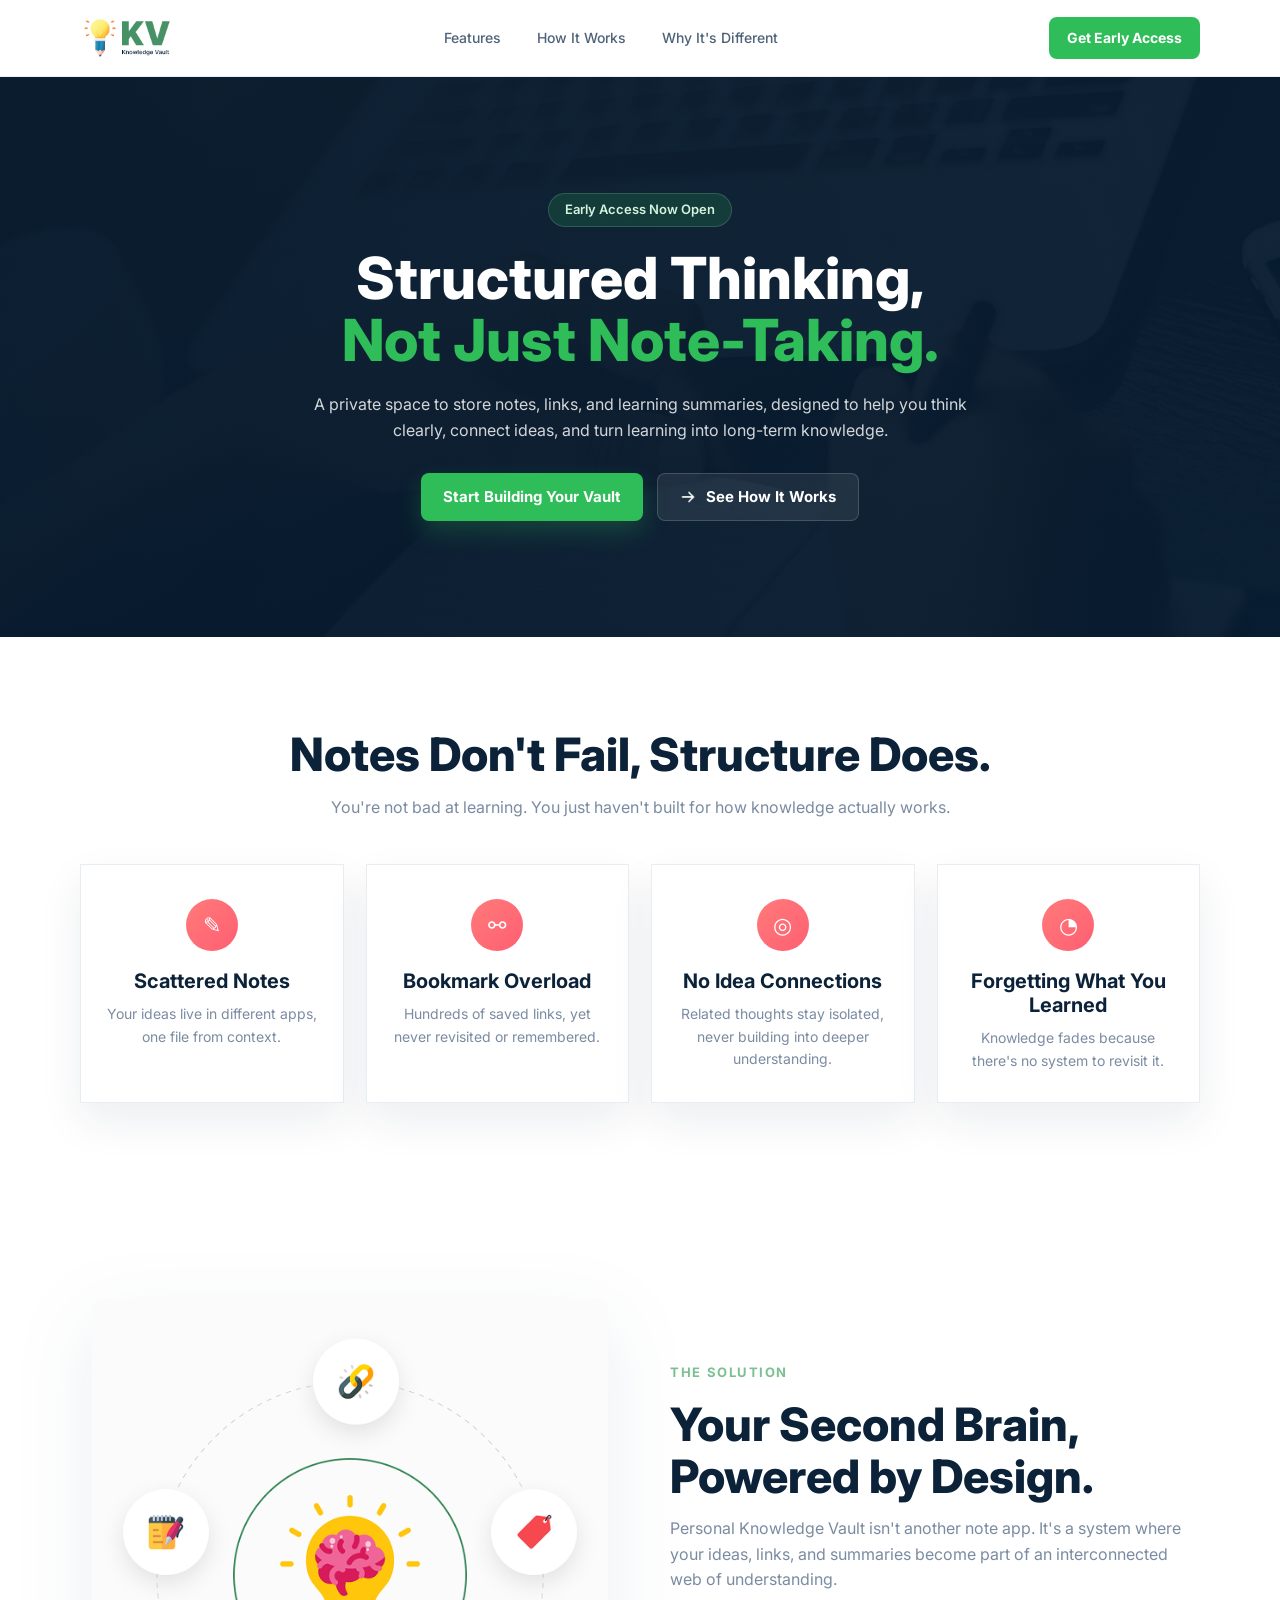
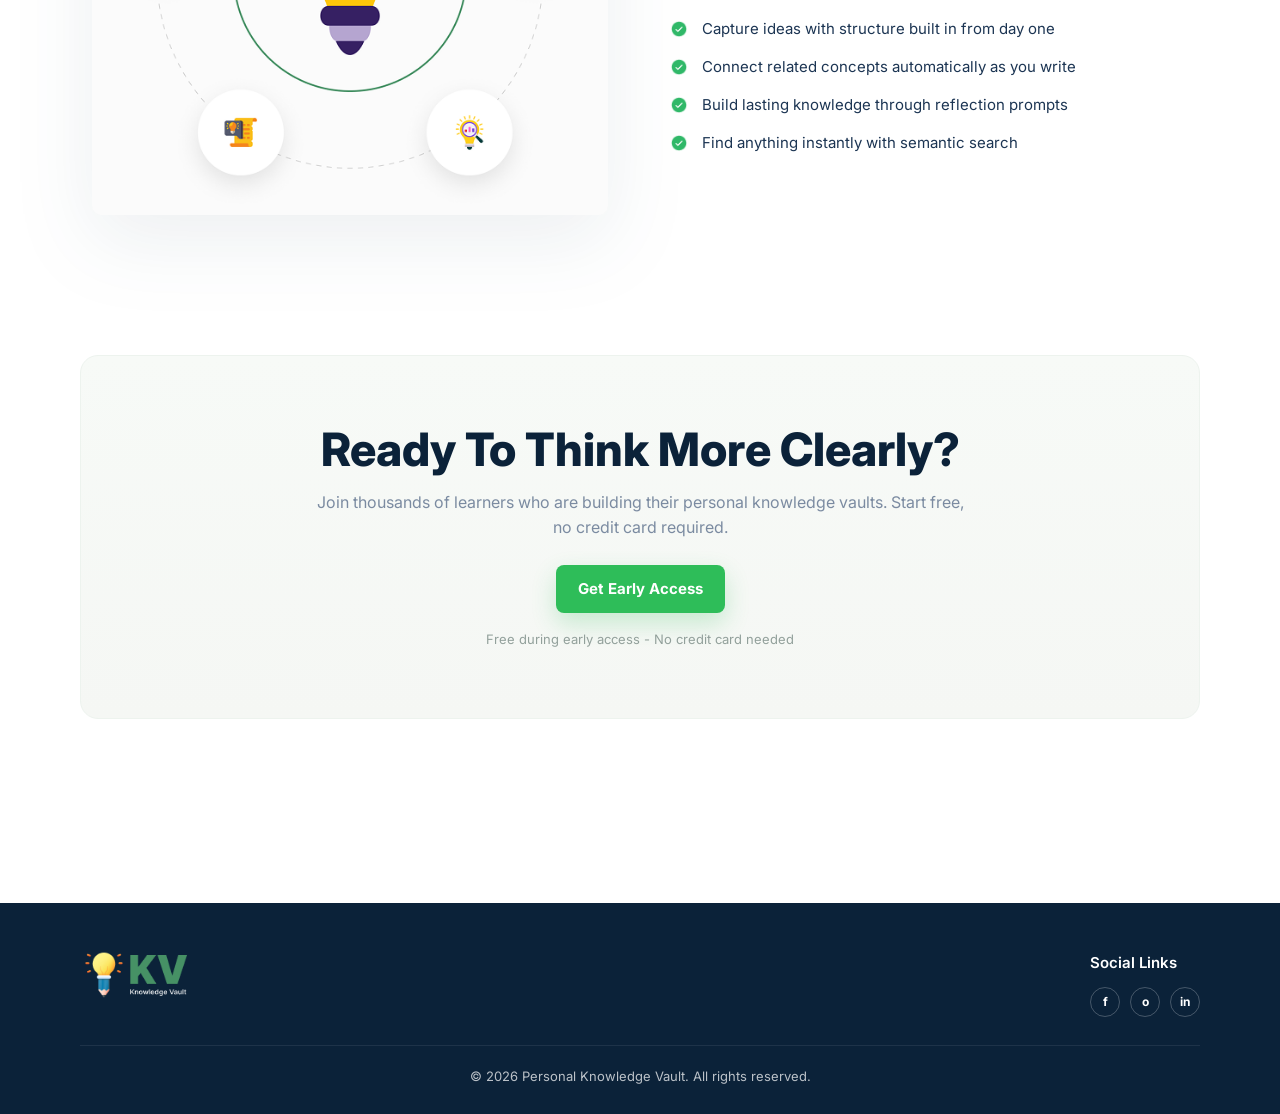
<file: index.html>
<!DOCTYPE html>
<html lang="en">
<head>
  <meta charset="UTF-8">
  <meta name="viewport" content="width=device-width, initial-scale=1.0">
  <title>Knowledge Vault</title>
  <link rel="preconnect" href="https://fonts.googleapis.com">
  <link rel="preconnect" href="https://fonts.gstatic.com" crossorigin>
  <link href="https://fonts.googleapis.com/css2?family=Inter:wght@400;500;600;700;800&display=swap" rel="stylesheet">
  <link rel="stylesheet" href="style.css">
</head>
<body class="inter">
  <header class="site-header">
    <div class="container nav-bar">
      <a class="brand" href="#">
        <img src="assets/logo-navbar.png" alt="Knowledge Vault logo">
      </a>

      <nav class="main-nav">
        <ul>
          <li><a href="#features">Features</a></li>
          <li><a href="#how-it-works">How It Works</a></li>
          <li><a href="#why-different">Why It's Different</a></li>
        </ul>
      </nav>

      <a class="nav-cta" href="#cta">Get Early Access</a>
    </div>
  </header>

  <main>
    <section class="hero">
      <div class="hero-overlay"></div>
      <div class="container hero-content">
        <span class="hero-badge">Early Access Now Open</span>
        <h1>Structured Thinking,<br><span>Not Just Note-Taking.</span></h1>
        <p>
          A private space to store notes, links, and learning summaries,
          designed to help you think clearly, connect ideas, and turn learning into long-term knowledge.
        </p>

        <div class="hero-actions">
          <a class="btn btn-primary" href="#cta">Start Building Your Vault</a>
          <a class="btn btn-secondary" href="#how-it-works">
            <img src="assets/ArrowRight.png" alt="">
            See How It Works
          </a>
        </div>
      </div>
    </section>

    <section class="problems" id="features">
      <div class="container">
        <div class="section-heading">
          <h2>Notes Don't Fail, Structure Does.</h2>
          <p>You're not bad at learning. You just haven't built for how knowledge actually works.</p>
        </div>

        <div class="problem-grid">
          <article class="problem-card">
            <div class="problem-icon">&#9998;</div>
            <h3>Scattered Notes</h3>
            <p>Your ideas live in different apps, one file from context.</p>
          </article>

          <article class="problem-card">
            <div class="problem-icon">&#9903;</div>
            <h3>Bookmark Overload</h3>
            <p>Hundreds of saved links, yet never revisited or remembered.</p>
          </article>

          <article class="problem-card">
            <div class="problem-icon">&#9678;</div>
            <h3>No Idea Connections</h3>
            <p>Related thoughts stay isolated, never building into deeper understanding.</p>
          </article>

          <article class="problem-card">
            <div class="problem-icon">&#9684;</div>
            <h3>Forgetting What You Learned</h3>
            <p>Knowledge fades because there's no system to revisit it.</p>
          </article>
        </div>
      </div>
    </section>

    <section class="solution" id="how-it-works">
      <div class="container solution-grid">
        <div class="solution-visual">
          <img src="assets/knowledge.png" alt="Knowledge Vault visual diagram">
        </div>

        <div class="solution-content" id="why-different">
          <span class="eyebrow">The Solution</span>
          <h2>Your Second Brain,<br>Powered by Design.</h2>
          <p>
            Personal Knowledge Vault isn't another note app. It's a system where your ideas, links,
            and summaries become part of an interconnected web of understanding.
          </p>

          <ul class="benefits">
            <li>Capture ideas with structure built in from day one</li>
            <li>Connect related concepts automatically as you write</li>
            <li>Build lasting knowledge through reflection prompts</li>
            <li>Find anything instantly with semantic search</li>
          </ul>
        </div>
      </div>
    </section>

    <section class="cta-section" id="cta">
      <div class="container">
        <div class="cta-card">
          <h2>Ready To Think More Clearly?</h2>
          <p>
            Join thousands of learners who are building their personal knowledge vaults.
            Start free, no credit card required.
          </p>
          <a class="btn btn-primary" href="#">Get Early Access</a>
          <span class="cta-note">Free during early access - No credit card needed</span>
        </div>
      </div>
    </section>
  </main>

  <footer class="site-footer">
    <div class="container footer-content">
      <div class="footer-brand">
        <img src="assets/logo-footer.png" alt="Knowledge Vault footer logo">
      </div>

      <div class="footer-socials">
        <h3>Social Links</h3>
        <div class="social-icons">
          <a href="#" aria-label="Facebook">f</a>
          <a href="#" aria-label="Instagram">o</a>
          <a href="#" aria-label="LinkedIn">in</a>
        </div>
      </div>
    </div>

    <div class="container footer-bottom">
      <p>&copy; 2026 Personal Knowledge Vault. All rights reserved.</p>
    </div>
  </footer>
</body>
</html>
</file>
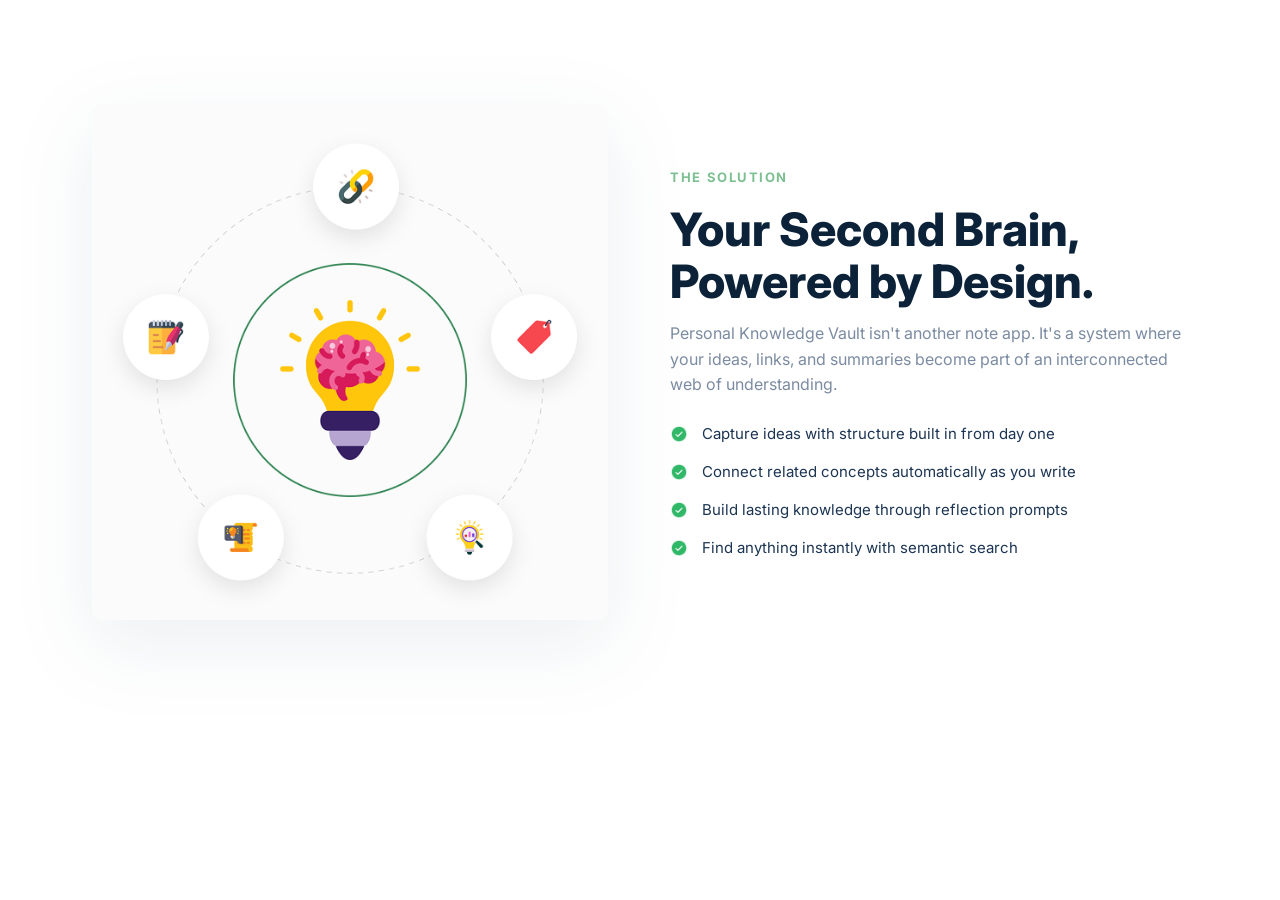
<file: solution-section.html>
<!DOCTYPE html>
<html lang="en">
<head>
  <meta charset="UTF-8">
  <meta name="viewport" content="width=device-width, initial-scale=1.0">
  <title>Knowledge Vault Solution Section</title>
  <link rel="preconnect" href="https://fonts.googleapis.com">
  <link rel="preconnect" href="https://fonts.gstatic.com" crossorigin>
  <link href="https://fonts.googleapis.com/css2?family=Inter:wght@400;500;600;700;800&display=swap" rel="stylesheet">
  <link rel="stylesheet" href="solution-section.css">
</head>
<body>
  <section class="solution" id="how-it-works">
    <div class="container solution-grid">
      <div class="solution-visual">
        <img src="assets/knowledge.png" alt="Knowledge Vault visual diagram">
      </div>

      <div class="solution-content" id="why-different">
        <span class="eyebrow">The Solution</span>
        <h1>Your Second Brain,<br>Powered by Design.</h1>
        <p>
          Personal Knowledge Vault isn't another note app. It's a system where your ideas, links,
          and summaries become part of an interconnected web of understanding.
        </p>

        <ul class="benefits">
          <li>Capture ideas with structure built in from day one</li>
          <li>Connect related concepts automatically as you write</li>
          <li>Build lasting knowledge through reflection prompts</li>
          <li>Find anything instantly with semantic search</li>
        </ul>
      </div>
    </div>
  </section>
</body>
</html>
</file>
<file: style.css>
* {
  margin: 0;
  padding: 0;
  box-sizing: border-box;
}

:root {
  --navy: #0b2239;
  --navy-soft: #12304d;
  --green: #2ebd59;
  --green-dark: #24a24b;
  --text: #1c3553;
  --muted: #7b8ba1;
  --surface: #ffffff;
  --surface-soft: #f7f9fc;
  --border: #e8edf4;
  --shadow: 0 18px 40px rgba(12, 37, 63, 0.08);
}

html {
  scroll-behavior: smooth;
}

body {
  font-family: "Inter", sans-serif;
  color: var(--text);
  background: #ffffff;
  line-height: 1.6;
}

img {
  max-width: 100%;
  display: block;
}

a {
  color: inherit;
  text-decoration: none;
}

ul {
  list-style: none;
}

.container {
  width: min(1120px, calc(100% - 32px));
  margin: 0 auto;
}

.site-header {
  position: sticky;
  top: 0;
  z-index: 20;
  background: rgba(255, 255, 255, 0.96);
  backdrop-filter: blur(10px);
  border-bottom: 1px solid rgba(232, 237, 244, 0.9);
}

.nav-bar {
  min-height: 76px;
  display: flex;
  align-items: center;
  justify-content: space-between;
  gap: 24px;
}

.brand img {
  height: 40px;
  width: auto;
}

.main-nav ul {
  display: flex;
  align-items: center;
  gap: 36px;
}

.main-nav a {
  font-size: 14px;
  font-weight: 500;
  color: #4e6278;
}

.nav-cta,
.btn {
  display: inline-flex;
  align-items: center;
  justify-content: center;
  border-radius: 8px;
  font-weight: 700;
  transition: 0.2s ease;
}

.nav-cta {
  min-height: 42px;
  padding: 0 18px;
  font-size: 14px;
  color: #ffffff;
  background: var(--green);
}

.nav-cta:hover,
.btn-primary:hover {
  background: var(--green-dark);
}

.hero {
  position: relative;
  min-height: 560px;
  display: flex;
  align-items: center;
  background:
    linear-gradient(90deg, rgba(7, 26, 45, 0.84), rgba(7, 26, 45, 0.64)),
    url("assets/hero-bg.png") center/cover no-repeat;
}

.hero-overlay {
  position: absolute;
  inset: 0;
  background: linear-gradient(180deg, rgba(7, 26, 45, 0.16), rgba(7, 26, 45, 0.28));
}

.hero-content {
  position: relative;
  z-index: 1;
  max-width: 760px;
  text-align: center;
  padding: 92px 0;
}

.hero-badge {
  display: inline-flex;
  align-items: center;
  min-height: 34px;
  padding: 0 16px;
  margin-bottom: 20px;
  border-radius: 999px;
  font-size: 13px;
  font-weight: 600;
  color: #d5f2dd;
  background: rgba(46, 189, 89, 0.16);
  border: 1px solid rgba(135, 219, 157, 0.22);
}

.hero h1 {
  font-size: clamp(40px, 6vw, 58px);
  line-height: 1.08;
  font-weight: 800;
  color: #ffffff;
}

.hero h1 span {
  color: var(--green);
}

.hero p {
  max-width: 700px;
  margin: 20px auto 0;
  font-size: 16px;
  color: rgba(255, 255, 255, 0.82);
}

.hero-actions {
  display: flex;
  align-items: center;
  justify-content: center;
  gap: 14px;
  margin-top: 30px;
}

.btn {
  min-height: 48px;
  padding: 0 22px;
  font-size: 15px;
}

.btn-primary {
  color: #ffffff;
  background: var(--green);
  box-shadow: 0 10px 24px rgba(46, 189, 89, 0.24);
}

.btn-secondary {
  gap: 10px;
  color: #ffffff;
  background: rgba(255, 255, 255, 0.08);
  border: 1px solid rgba(255, 255, 255, 0.16);
}

.btn-secondary img {
  width: 16px;
  height: 16px;
}

.problems,
.solution,
.cta-section {
  padding: 92px 0;
}

.section-heading {
  text-align: center;
  max-width: 760px;
  margin: 0 auto 44px;
}

.section-heading h2,
.solution-content h2,
.cta-card h2 {
  font-size: clamp(32px, 4vw, 46px);
  line-height: 1.12;
  font-weight: 800;
  color: var(--navy);
}

.section-heading p,
.solution-content p,
.cta-card p {
  margin-top: 14px;
  font-size: 16px;
  color: var(--muted);
}

.problem-grid {
  display: grid;
  grid-template-columns: repeat(4, 1fr);
  gap: 22px;
}

.problem-card {
  padding: 34px 24px 30px;
  text-align: center;
  background: var(--surface);
  border: 1px solid var(--border);
  box-shadow: var(--shadow);
}

.problem-icon {
  width: 52px;
  height: 52px;
  margin: 0 auto 18px;
  border-radius: 50%;
  display: grid;
  place-items: center;
  font-size: 22px;
  color: #ffffff;
  background: linear-gradient(135deg, #ff7a7a, #ff5f72);
}

.problem-card h3 {
  font-size: 20px;
  line-height: 1.2;
  font-weight: 700;
  color: var(--navy);
}

.problem-card p {
  margin-top: 10px;
  font-size: 14px;
  color: var(--muted);
}

.solution-grid {
  display: grid;
  grid-template-columns: 1.02fr 1fr;
  gap: 50px;
  align-items: center;
}

.solution-visual {
  display: flex;
  align-items: center;
  justify-content: center;
  padding: 12px;
}

.solution-visual img {
  width: min(100%, 520px);
  height: auto;
  filter: drop-shadow(0 24px 40px rgba(18, 48, 77, 0.08));
}

.eyebrow {
  display: inline-block;
  margin-bottom: 16px;
  font-size: 13px;
  font-weight: 700;
  letter-spacing: 0.12em;
  text-transform: uppercase;
  color: #7cbf91;
}

.benefits {
  margin-top: 24px;
  display: grid;
  gap: 14px;
}

.benefits li {
  position: relative;
  padding-left: 32px;
  font-size: 15px;
  color: var(--text);
}

.benefits li::before {
  content: "";
  position: absolute;
  top: 3px;
  left: 0;
  width: 18px;
  height: 18px;
  background: url("assets/CheckCircle.png") center/contain no-repeat;
}

.cta-section {
  padding-top: 36px;
}

.cta-card {
  text-align: center;
  padding: 68px 24px;
  border-radius: 18px;
  background: linear-gradient(180deg, #f7faf7, #f5f7f4);
  border: 1px solid #edf3ee;
}

.cta-card p {
  max-width: 660px;
  margin-left: auto;
  margin-right: auto;
}

.cta-card .btn {
  margin-top: 24px;
}

.cta-note {
  display: block;
  margin-top: 16px;
  font-size: 13px;
  color: #92a09b;
}

.site-footer {
  margin-top: 92px;
  padding: 48px 0 28px;
  color: rgba(255, 255, 255, 0.72);
  background: var(--navy);
}

.footer-content {
  display: flex;
  align-items: flex-start;
  justify-content: space-between;
  gap: 32px;
  padding-bottom: 28px;
}

.footer-brand img {
  height: 48px;
}

.footer-socials h3 {
  font-size: 15px;
  font-weight: 600;
  color: #ffffff;
}

.social-icons {
  display: flex;
  gap: 10px;
  margin-top: 12px;
}

.social-icons a {
  width: 30px;
  height: 30px;
  border-radius: 50%;
  display: grid;
  place-items: center;
  font-size: 12px;
  font-weight: 700;
  color: #ffffff;
  border: 1px solid rgba(255, 255, 255, 0.24);
}

.footer-bottom {
  padding-top: 20px;
  border-top: 1px solid rgba(255, 255, 255, 0.08);
  text-align: center;
  font-size: 13px;
}

@media (max-width: 960px) {
  .nav-bar,
  .footer-content,
  .solution-grid {
    grid-template-columns: 1fr;
    flex-direction: column;
    text-align: center;
  }

  .main-nav ul {
    gap: 18px;
    flex-wrap: wrap;
    justify-content: center;
  }

  .problem-grid {
    grid-template-columns: repeat(2, 1fr);
  }

  .solution-content {
    max-width: 680px;
    margin: 0 auto;
  }

  .benefits li {
    text-align: left;
  }
}

@media (max-width: 720px) {
  .site-header {
    position: static;
  }

  .nav-bar {
    padding: 18px 0;
  }

  .main-nav {
    width: 100%;
  }

  .hero {
    min-height: auto;
  }

  .hero-actions {
    flex-direction: column;
  }

  .btn,
  .nav-cta {
    width: 100%;
  }

  .problem-grid {
    grid-template-columns: 1fr;
  }

  .solution-visual {
    min-height: auto;
    transform: none;
    padding: 0;
  }

  .problems,
  .solution,
  .cta-section {
    padding: 72px 0;
  }

  .cta-card {
    padding: 48px 20px;
  }
}
</file>
<file: solution-section.css>
* {
  margin: 0;
  padding: 0;
  box-sizing: border-box;
}

:root {
  --navy: #0b2239;
  --text: #1c3553;
  --muted: #7b8ba1;
}

body {
  font-family: "Inter", sans-serif;
  color: var(--text);
  background: #ffffff;
  line-height: 1.6;
}

img {
  max-width: 100%;
  display: block;
}

.container {
  width: min(1120px, calc(100% - 32px));
  margin: 0 auto;
}

.solution {
  padding: 92px 0;
}

.solution-grid {
  display: grid;
  grid-template-columns: 1.02fr 1fr;
  gap: 50px;
  align-items: center;
}

.solution-visual {
  display: flex;
  align-items: center;
  justify-content: center;
  padding: 12px;
}

.solution-visual img {
  width: min(100%, 520px);
  height: auto;
  filter: drop-shadow(0 24px 40px rgba(18, 48, 77, 0.08));
}

.eyebrow {
  display: inline-block;
  margin-bottom: 16px;
  font-size: 13px;
  font-weight: 700;
  letter-spacing: 0.12em;
  text-transform: uppercase;
  color: #7cbf91;
}

.solution-content h1 {
  font-size: clamp(32px, 4vw, 46px);
  line-height: 1.12;
  font-weight: 800;
  color: var(--navy);
}

.solution-content p {
  margin-top: 14px;
  font-size: 16px;
  color: var(--muted);
}

.benefits {
  list-style: none;
  margin-top: 24px;
  display: grid;
  gap: 14px;
}

.benefits li {
  position: relative;
  padding-left: 32px;
  font-size: 15px;
  color: var(--text);
}

.benefits li::before {
  content: "";
  position: absolute;
  top: 3px;
  left: 0;
  width: 18px;
  height: 18px;
  background: url("assets/CheckCircle.png") center/contain no-repeat;
}

@media (max-width: 960px) {
  .solution-grid {
    grid-template-columns: 1fr;
    text-align: center;
  }

  .solution-content {
    max-width: 680px;
    margin: 0 auto;
  }

  .benefits li {
    text-align: left;
  }
}

@media (max-width: 720px) {
  .solution {
    padding: 72px 0;
  }

  .solution-visual {
    padding: 0;
  }
}
</file>
